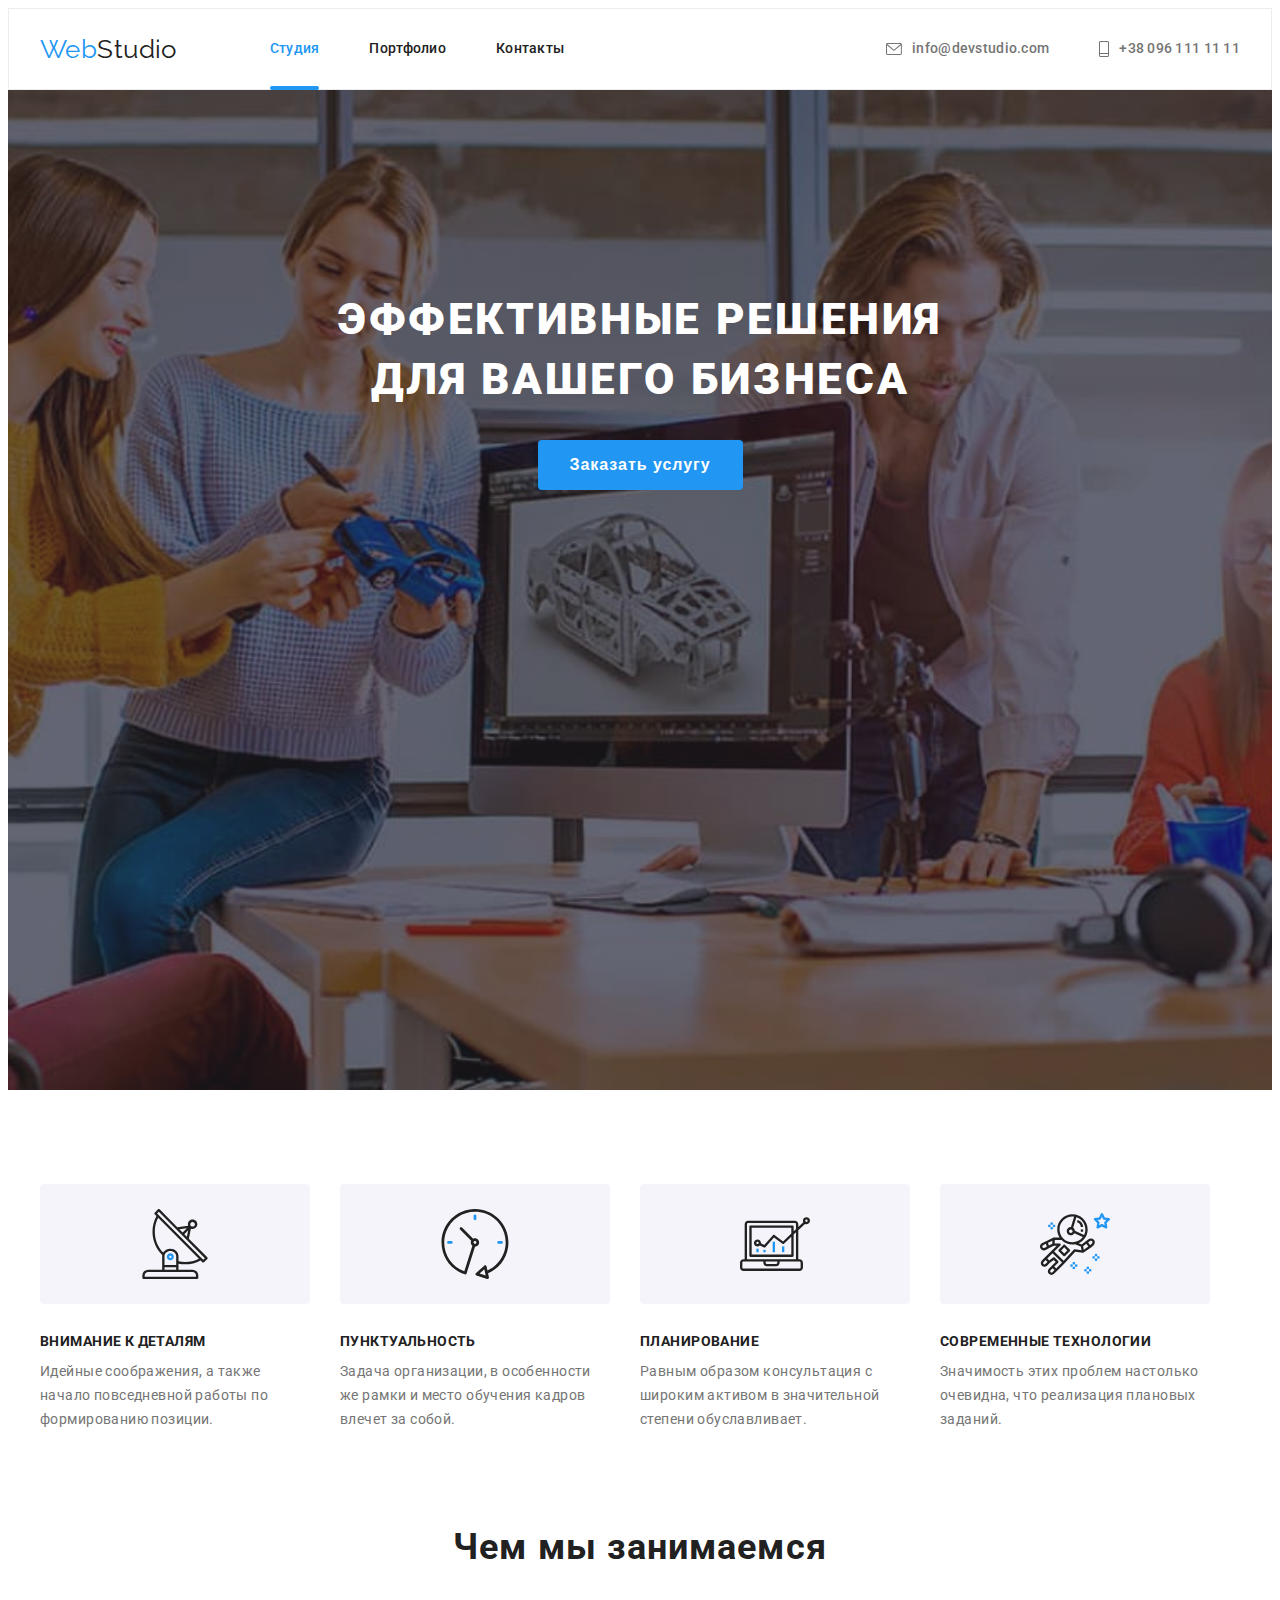
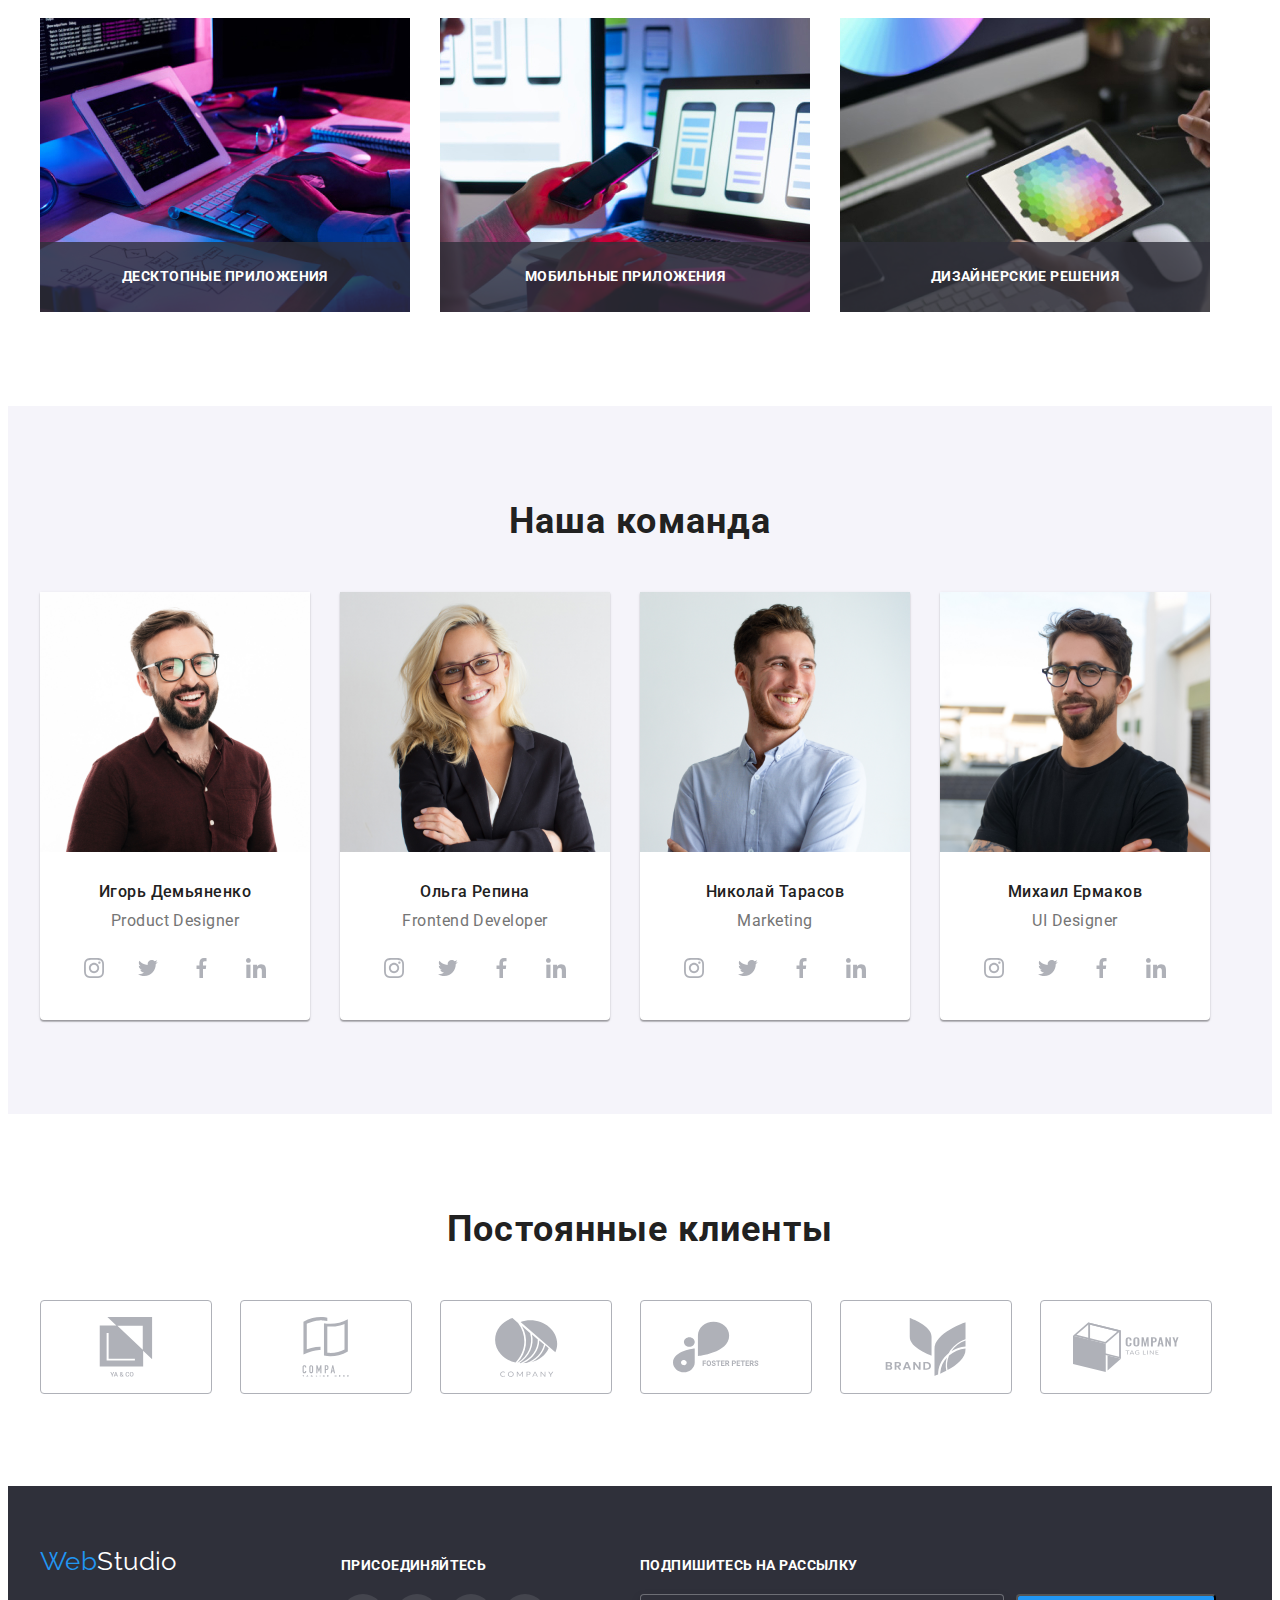
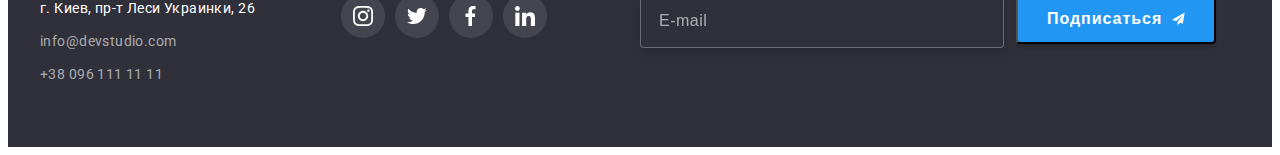
<file: index.html>
<!DOCTYPE html>
<html lang="ru">

<head>
    <meta charset="UTF-8" />
    <meta name="viewport" content="width=device-width, initial-scale=1.0" />
    <title>Studio</title>
    <link rel="stylesheet" href="https://cdnjs.cloudflare.com/ajax/libs/modern-normalize/1.1.0/modern-normalize.min.css"
        integrity="sha512-wpPYUAdjBVSE4KJnH1VR1HeZfpl1ub8YT/NKx4PuQ5NmX2tKuGu6U/JRp5y+Y8XG2tV+wKQpNHVUX03MfMFn9Q=="
        crossorigin="anonymous" referrerpolicy="no-referrer" />
    <link href="https://fonts.googleapis.com/css2?family=Raleway:wght@700&family=Roboto:wght@400;500;700;900&display=swap"
        rel="stylesheet">
    <link rel="stylesheet" href="./css/style.css"/>
</head>

<body>
    <!-- Шапка сайта -->
    <header>
        <div class="container nav">
            <nav class="main-nav">
                <a href="./index.html" class="logo"><span class="logo-web">Web</span>Studio</a>
                <ul class="site-nav">
                    <li class="site-nav-item"><a href="./index.html" class="site-nav-link current">Студия</a></li>
                    <li class="site-nav-item"><a href="./portfolio.html" class="site-nav-link">Портфолио</a></li>
                    <li class="site-nav-item"><a href="" class="site-nav-link">Контакты</a></li>
                </ul>
            </nav>
            <ul class="contacts-nav">
                <li class="contacts-nav-item"><a href="mailto:info@devstudio.com" class="contacts-nav-link">
                    <svg class="icon-mail" width="16" height="12">
                    <use href="./img/symbol-defs.svg#icon-mail"></use>
                    </svg>info@devstudio.com</a></li>
                <li class="contacts-nav-item"><a href="tel:+380961111111" class="contacts-nav-link">
                    <svg class="icon-tel" width="10" height="16">
                    <use href="./img/symbol-defs.svg#icon-tel"></use>
                </svg>+38 096 111 11 11</a></li>
            </ul>
        </div>
    </header>
            <main>
                <!-- Герой -->
                <section class="hero">
                    <div class="container">
                        <h1 class="hero-title">Эффективные решения для вашего бизнеса</h1>
                        <button type="button" class="button hero-button" data-modal-open>Заказать услугу</button>
                        <div class="backdrop is-hidden" data-modal>
                            <div class="modal">                                
                                    <button class="button-close" data-modal-close><svg class="icon-Vector" width="11" height="11">
                                            <use href="./img/symbol-defs.svg#icon-Vector"></use>
                                        </svg></button>                                
                                <form action="#" class="form">
                                    <p class="title-modal">Оставьте свои данные, мы вам перезвоним</p>
                                        <label class="form-field">
                                            <span class="form-name">Имя</span>                                            
                                            <input class="form-input" type="text" name="name"/>
                                            <svg class="form-icon" width="18" height="18">
                                                <use href="./img/symbol-defs.svg#icon-person-black"></use>
                                            </svg>
                                        </label>                                  
                                        <label class="form-field">
                                            <span class="form-name">Телефон</span>
                                            <input class="form-input" type="tel" name="tel" />
                                            <svg class="form-icon" width="18" height="18">
                                                <use href="./img/symbol-defs.svg#icon-blacktel"></use>
                                            </svg>
                                        </label>                                                                       
                                        <label class="form-field">
                                            <span class="form-name">Почта</span>                                            
                                            <input class="form-input" type="email" name="email" />
                                            <svg class="form-icon" width="18" height="18">
                                                <use href="./img/symbol-defs.svg#icon-blackmail"></use>
                                            </svg>
                                        </label>                                
                                        <label class="form-comment">
                                            <span class="form-name">Комментарий</span>
                                            <textarea class="textarea" name="comment" placeholder="Введите текст"></textarea>
                                        </label>                                   
                                        <label class="form-check">
                                            <input class="checkbox" type="checkbox" name="policy" />
                                            <span class="icon-check"></span>
                                            <span>Соглашаюсь с рассылкой и принимаю <a href="" class="form-contract">Условия договора</a></span>
                                        </label>
                                                                
                                    <button type="submit" class="form-button">Отправить</button>
                                </form>                           
                            </div>
                        </div>
                        </div>
                    </div>
                </section>
                <!-- Преимущества -->
                <section class="section">
                    <div class="container">
                        <h2 class="visually-hidden">Преимущества</h2>
                        <ul class="feature">
                            <li class= "feature-item">
                                <div class="antenna">
                                    <svg class="icon-antenna">
                                        <use href="./img/symbol-defs.svg#icon-antenna"></use>
                                    </svg>
                                </div>
                                <h3 class="feature-title">Внимание к деталям</h3>
                                <p>
                                    Идейные соображения, а также начало повседневной работы по формированию позиции.
                                </p>
                            </li>
                            <li class= "feature-item">
                                <div class="clock">
                                    <svg class="icon-clock">
                                        <use href="./img/symbol-defs.svg#icon-clock"></use>
                                    </svg>
                                </div>
                                <h3 class="feature-title">Пунктуальность</h3>
                                <p>
                                    Задача организации, в особенности же рамки и место обучения кадров влечет за собой.
                                </p>
                            </li>
                            <li class= "feature-item">
                                <div class="diagram">
                                    <svg class="icon-diagram">
                                        <use href="./img/symbol-defs.svg#icon-diagram"></use>
                                    </svg>
                                </div>
                                <h3 class="feature-title">Планирование</h3>
                                <p>
                                    Равным образом консультация с широким активом в значительной степени обуславливает.
                                </p>
                            </li>
                            <li class= "feature-item">
                                <div class="astronaut">
                                    <svg class="icon-astronaut">
                                        <use href="./img/symbol-defs.svg#icon-astronaut"></use>
                                    </svg>
                                </div>
                                <h3 class="feature-title">Современные технологии</h3>
                                <p>
                                    Значимость этих проблем настолько очевидна, что реализация плановых заданий.
                                </p>
                            </li>
                        </ul>
                    </div>
                </section>
                <!-- Примеры работ -->
                <section class="section no-padding-top">
                    <div class="container">
                        <h2 class="section-title">Чем мы занимаемся</h2>
                        <ul class="work-list">
                            <li class="work-item">
                                <img src="./img/img.jpg" alt="Компьютер" width="370" />
                                <div class="work-name">
                                    <p class="work-text">Десктопные приложения</p>
                                </div>
                            </li>
                            <li class="work-item">
                                <img src="./img/img(1).jpg" alt="Телефон" width="370" />
                                <div class="work-name">
                                    <p class="work-text">Мобильные приложения</p>
                                </div>
                            </li>
                            <li class="work-item">
                                <img src="./img/img(2).jpg" alt="Планшет" width="370" />
                                <div class="work-name">
                                    <p class="work-text">Дизайнерские решения</p>
                                </div>
                            </li>
                        </ul>
                    </div>
                </section>
                <!-- Наша команда -->
                <section class="section team-section">
                    <div class="container">
                        <h2 class="section-title">Наша команда</h2>
                        <ul class="team">
                            <li class="team-item">
                                <img src="./img/img(3).jpg" alt="Игорь Демьяненко" width="270" />
                                <div class="team-name">
                                    <h3 class="team-title">Игорь Демьяненко</h3>
                                    <p class="team-text">Product Designer</p>
                                    <ul class="icons">
                                        <li class="icons-item">
                                            <a href="" class="icon-link"><svg class="icon-svg" width="20" height="20">
                                                <use href="./img/symbol-defs.svg#icon-instagram"></use>
                                            </svg></a>
                                        </li>
                                        <li class="icons-item">
                                            <a href="" class="icon-link"><svg class="icon-svg" width="20" height="20">
                                                    <use href="./img/symbol-defs.svg#icon-twitter"></use>
                                                </svg></a>
                                        </li>
                                        <li class="icons-item">
                                            <a href="" class="icon-link"><svg class="icon-svg" width="20" height="20">
                                                    <use href="./img/symbol-defs.svg#icon-facebook"></use>
                                                </svg></a>
                                        </li>
                                        <li class="icons-item">
                                            <a href="" class="icon-link"><svg class="icon-svg" width="20" height="20">
                                                    <use href="./img/symbol-defs.svg#icon-linkedin"></use>
                                                </svg></a>
                                        </li>
                                    </ul>
                                </div>
                            </li>
                            <li class="team-item">
                                <img src="./img/img(4).jpg" alt="Ольга Репина" width="270" />
                                <div class="team-name">
                                    <h3 class="team-title">Ольга Репина</h3>
                                    <p class="team-text">Frontend Developer</p>
                                    <ul class="icons">
                                        <li class="icons-item">
                                            <a href="" class="icon-link"><svg class="icon-svg" width="20" height="20">
                                                    <use href="./img/symbol-defs.svg#icon-instagram"></use>
                                                </svg></a>
                                        </li>
                                        <li class="icons-item">
                                            <a href="" class="icon-link"><svg class="icon-svg" width="20" height="20">
                                                    <use href="./img/symbol-defs.svg#icon-twitter"></use>
                                                </svg></a>
                                        </li>
                                        <li class="icons-item">
                                            <a href="" class="icon-link"><svg class="icon-svg" width="20" height="20">
                                                    <use href="./img/symbol-defs.svg#icon-facebook"></use>
                                                </svg></a>
                                        </li>
                                        <li class="icons-item">
                                            <a href="" class="icon-link"><svg class="icon-svg" width="20" height="20">
                                                    <use href="./img/symbol-defs.svg#icon-linkedin"></use>
                                                </svg></a>
                                        </li>
                                    </ul>
                                </div>
                            </li>
                            <li class="team-item">
                                <img src="./img/img(5).jpg" alt="Николай Тарасов" width="270" />
                                <div class="team-name">
                                    <h3 class="team-title">Николай Тарасов</h3>
                                    <p class="team-text">Marketing</p>
                                    <ul class="icons">
                                        <li class="icons-item">
                                            <a href="" class="icon-link"><svg class="icon-svg" width="20" height="20">
                                                    <use href="./img/symbol-defs.svg#icon-instagram"></use>
                                                </svg></a>
                                        </li>
                                        <li class="icons-item">
                                            <a href="" class="icon-link"><svg class="icon-svg" width="20" height="20">
                                                    <use href="./img/symbol-defs.svg#icon-twitter"></use>
                                                </svg></a>
                                        </li>
                                        <li class="icons-item">
                                            <a href="" class="icon-link"><svg class="icon-svg" width="20" height="20">
                                                    <use href="./img/symbol-defs.svg#icon-facebook"></use>
                                                </svg></a>
                                        </li>
                                        <li class="icons-item">
                                            <a href="" class="icon-link"><svg class="icon-svg" width="20" height="20">
                                                    <use href="./img/symbol-defs.svg#icon-linkedin"></use>
                                                </svg></a>
                                        </li>
                                    </ul>
                                </div>
                            </li>
                            <li class="team-item">
                                <img src="./img/img(6).jpg" alt="Михаил Ермаков" width="270" />
                                <div class="team-name">
                                    <h3 class="team-title">Михаил Ермаков</h3>
                                    <p class="team-text">UI Designer</p>
                                    <ul class="icons">
                                        <li class="icons-item">
                                            <a href="" class="icon-link"><svg class="icon-svg" width="20" height="20">
                                                    <use href="./img/symbol-defs.svg#icon-instagram"></use>
                                                </svg></a>
                                        </li>
                                        <li class="icons-item">
                                            <a href="" class="icon-link"><svg class="icon-svg" width="20" height="20">
                                                    <use href="./img/symbol-defs.svg#icon-twitter"></use>
                                                </svg></a>
                                        </li>
                                        <li class="icons-item">
                                            <a href="" class="icon-link"><svg class="icon-svg" width="20" height="20">
                                                    <use href="./img/symbol-defs.svg#icon-facebook"></use>
                                                </svg></a>
                                        </li>
                                        <li class="icons-item">
                                            <a href="" class="icon-link"><svg class="icon-svg" width="20" height="20">
                                                    <use href="./img/symbol-defs.svg#icon-linkedin"></use>
                                                </svg></a>
                                        </li>
                                    </ul>
                                </div>
                            </li>
                        </ul>
                    </div>
                </section>
                <!--Постоянные клиенты-->
                <section class="section">
                    <div class="container">
                        <h2 class="section-title">Постоянные клиенты</h2>
                        <ul class="clients">
                            <li class="clients-item">
                                <a href="" class="client-company"><svg class="client" width="106" height="60">
                                        <use href="./img/symbol-defs.svg#icon-company1"></use>
                                    </svg></a>
                            </li>
                            <li class="clients-item">
                                <a href="" class="client-company"><svg class="client" width="106" height="60">
                                        <use href="./img/symbol-defs.svg#icon-company2"></use>
                                    </svg></a>
                            </li>
                            <li class="clients-item">
                                <a href="" class="client-company"><svg class="client" width="106" height="60">
                                        <use href="./img/symbol-defs.svg#icon-company3"></use>
                                    </svg></a>
                            </li>
                            <li class="clients-item">
                                <a href="" class="client-company"><svg class="client" width="106" height="60">
                                        <use href="./img/symbol-defs.svg#icon-company4"></use>
                                    </svg></a>
                            </li>
                            <li class="clients-item">
                                <a href="" class="client-company"><svg class="client" width="106" height="60">
                                        <use href="./img/symbol-defs.svg#icon-company5"></use>
                                    </svg></a>
                            </li>
                            <li class="clients-item">
                                <a href="" class="client-company"><svg class="client" width="106" height="60">
                                        <use href="./img/symbol-defs.svg#icon-company6"></use>
                                    </svg></a>
                            </li>
                        </ul>
                    </div>
                </section>
            </main>
            <!-- Футер -->
            <footer>
                <div class="container container-footer">
                    <div class="address">
                    <a href="./index.html" class="logo-footer"><span class="logo-web">Web</span>Studio</a>
                    <address>
                        <ul>
                            <li class="item-address"><a href="https://goo.gl/maps/Y731SHwb4K6uivzs8" target="_blank" rel="noreferrer noopener"
                                    class="list-address">г. Киев, пр-т Леси Украинки, 26</a></li>
                            <li class="item-link"><a href="mailto:info@devstudio.com" class="footer-link">info@devstudio.com</a></li>
                            <li class="item-link"><a href="tel:+380961111111" class="footer-link">+38 096 111 11 11</a></li>
                        </ul>
                    </address>
                    </div>
                    <div>
                    <h3 class="add-title">Присоединяйтесь</h3>
                    <ul class="icons-footer">
                        <li class="icons-add">
                            <a href="" class="add-link"><svg class="add-svg" width="20" height="20">
                                    <use href="./img/symbol-defs.svg#icon-instagram"></use>
                                </svg></a>
                        </li>
                        <li class="icons-add">
                            <a href="" class="add-link"><svg class="add-svg" width="20" height="20">
                                    <use href="./img/symbol-defs.svg#icon-twitter"></use>
                                </svg></a>
                        </li>
                        <li class="icons-add">
                            <a href="" class="add-link"><svg class="add-svg" width="20" height="20">
                                    <use href="./img/symbol-defs.svg#icon-facebook"></use>
                                </svg></a>
                        </li>
                        <li class="icons-add">
                            <a href="" class="add-link"><svg class="add-svg" width="20" height="20">
                                    <use href="./img/symbol-defs.svg#icon-linkedin"></use>
                                </svg></a>
                        </li>
                    </ul>
                    </div>
                    <div class="send">
                        <h3 class="add-title">Подпишитесь на рассылку</h3>
                        <form class="form-email">
                            <label>
                                <input class="email" type="email" name="email" placeholder="E-mail" />
                            </label>
                            <button type="submit" class="button-mailing">Подписаться <svg class="send-svg" width="24" height="24">
                                <use href="./img/symbol-defs.svg#icon-send"></use>
                            </svg></button>
                        </form>                        
                    </div>
                </div>
            </footer>             
    <script src="./js/modal.js"></script>
</body>
</html>
</file>
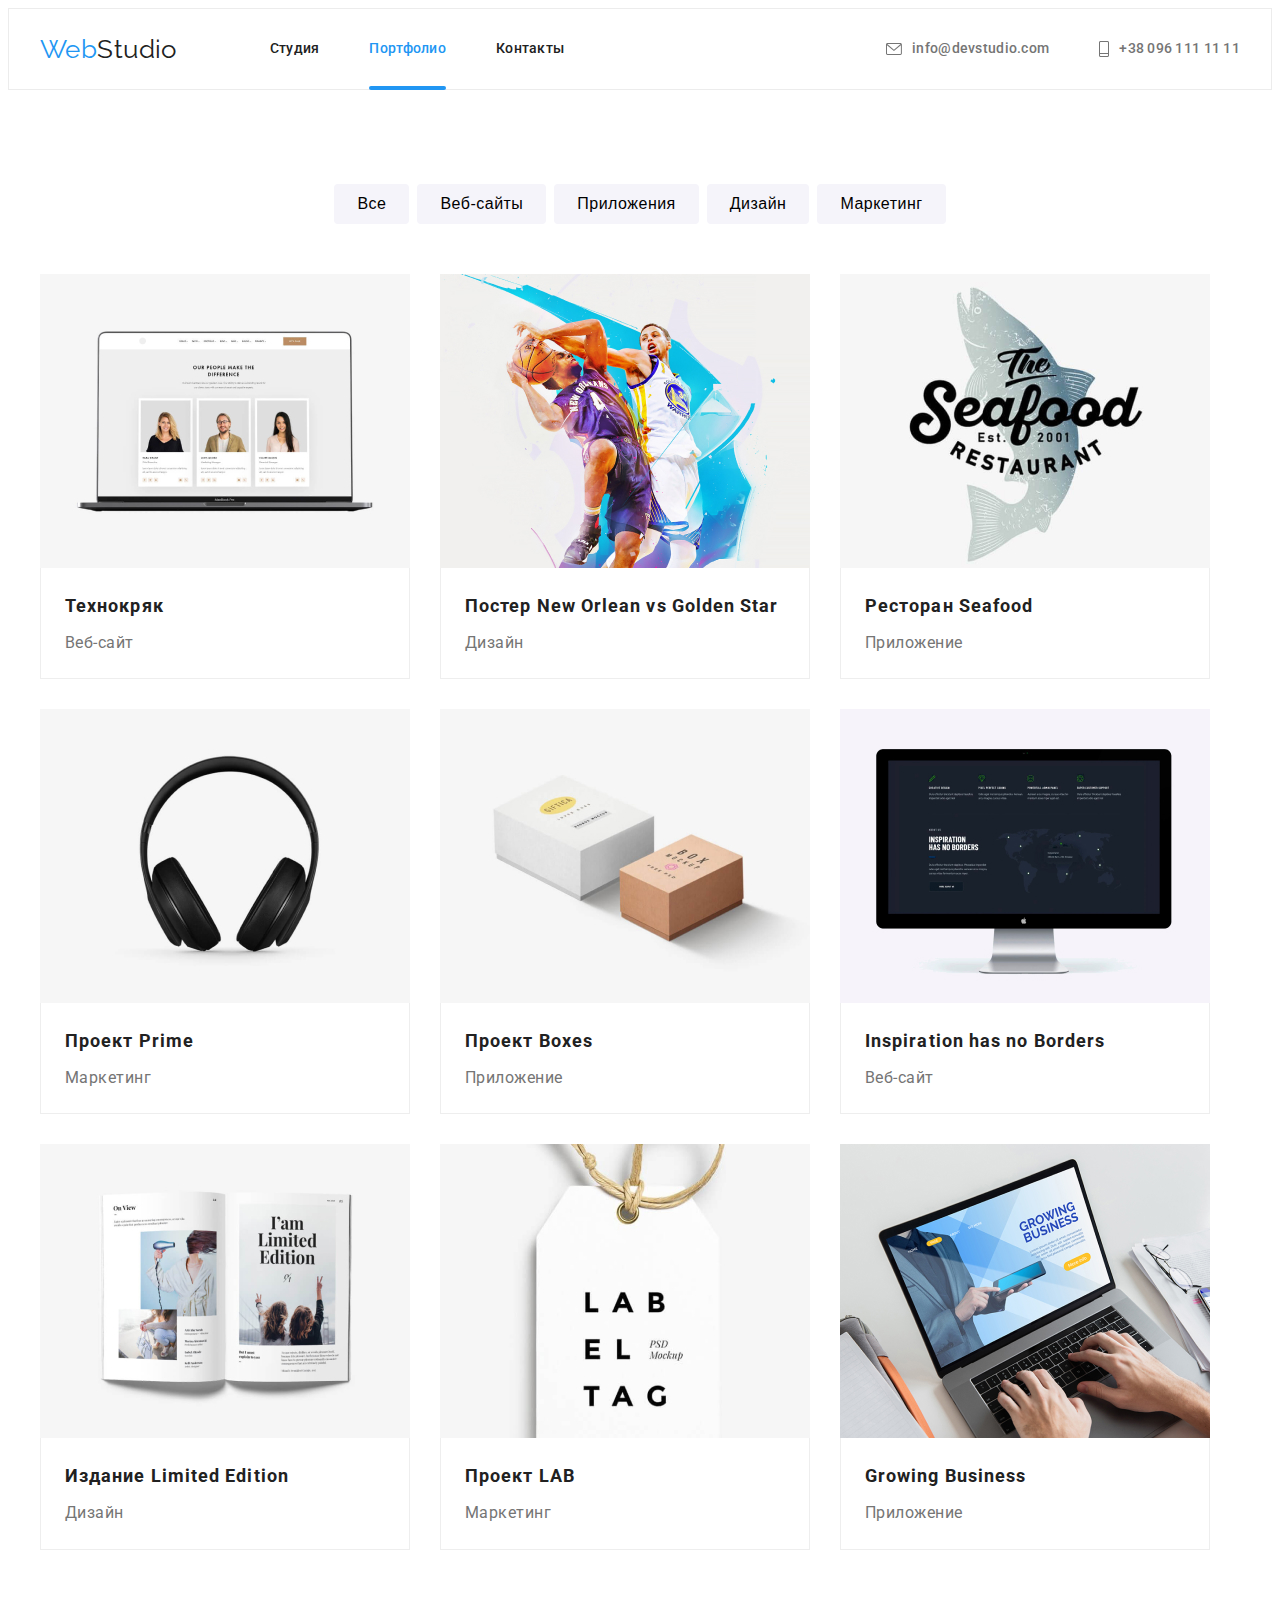
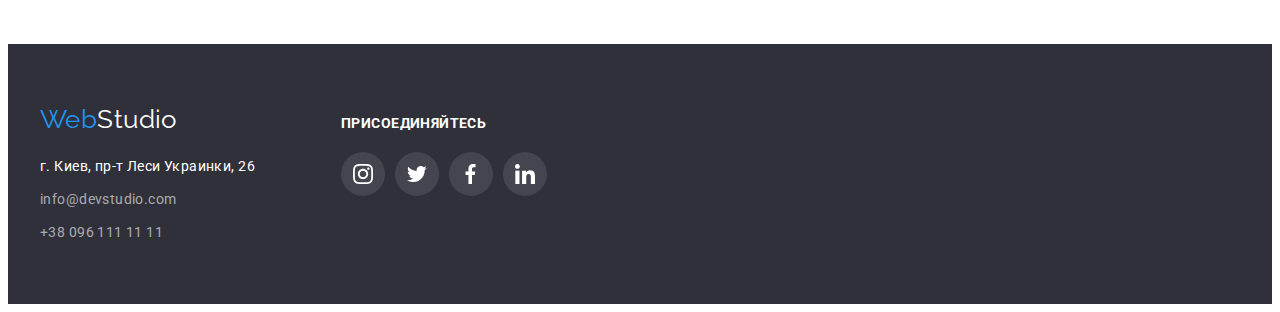
<file: portfolio.html>
<!DOCTYPE html>
<html lang="ru">

<head>
    <meta charset="UTF-8" />
    <meta name="viewport" content="width=device-width, initial-scale=1.0" />
    <title>Studio</title>
    <link rel="stylesheet" href="https://cdnjs.cloudflare.com/ajax/libs/modern-normalize/1.1.0/modern-normalize.min.css"
        integrity="sha512-wpPYUAdjBVSE4KJnH1VR1HeZfpl1ub8YT/NKx4PuQ5NmX2tKuGu6U/JRp5y+Y8XG2tV+wKQpNHVUX03MfMFn9Q=="
        crossorigin="anonymous" referrerpolicy="no-referrer" />
    <link href="https://fonts.googleapis.com/css2?family=Raleway:wght@700&family=Roboto:wght@400;500;700;900&display=swap"
        rel="stylesheet">
            <link rel="stylesheet" href="./css/style.css" />
</head>

<body>
    <!-- Шапка сайта -->
    <header>
        <div class="container nav">
            <nav class="main-nav">
                <a href="./index.html" class="logo"><span class="logo-web">Web</span>Studio</a>
                <ul class="site-nav">
                    <li class="site-nav-item"><a href="./index.html" class="site-nav-link">Студия</a></li>
                    <li class="site-nav-item"><a href="./portfolio.html" class="site-nav-link current">Портфолио</a></li>
                    <li class="site-nav-item"><a href="" class="site-nav-link">Контакты</a></li>
                </ul>
            </nav>
            <ul class="contacts-nav">
                <li class="contacts-nav-item"><a href="mailto:info@devstudio.com" class="contacts-nav-link">
                        <svg class="icon-mail" width="16" height="12">
                            <use href="./img/symbol-defs.svg#icon-mail"></use>
                        </svg>info@devstudio.com</a></li>
                <li class="contacts-nav-item"><a href="tel:+380961111111" class="contacts-nav-link">
                        <svg class="icon-tel" width="10" height="16">
                            <use href="./img/symbol-defs.svg#icon-tel"></use>
                        </svg>+38 096 111 11 11</a></li>
            </ul>
        </div>
    </header>
    <main>
        <!-- Услуги -->
        <section class="section">
            <div class="container">
                <h1 class="visually-hidden">Услуги</h1>
                <ul class="services">
                    <li class="services-item"><button type="button" class="button-services">Все</button></li>
                    <li class="services-item"><button type="button" class="button-services">Веб-сайты</button></li>
                    <li class="services-item"><button type="button" class="button-services">Приложения</button></li>
                    <li class="services-item"><button type="button" class="button-services">Дизайн</button></li>
                    <li class="services-item"><button type="button" class="button-services">Маркетинг</button></li>
                </ul>
                <!-- Проэкты -->
                <ul class="projects">
                    <li class="projects-item">
                        <a href="" class="projects-link">
                            <div class="project-overlay">
                                <img src="./img/Tehno.jpg" alt="Технокряк" width="370" />
                                <div class="projects-actions">
                                    <p class="text-actions">Технокряк это современная площадка распространения коронавируса. Компании используют эту
                                        платформу для цифрового
                                        шпионажа и атак на защищённые сервера конкурентов.</p>
                                </div>
                            </div>
                            <div class="projects-title">
                                <h2 class="projects-name">Технокряк</h2>
                                <p class="projects-service">Веб-сайт</p>
                            </div>
                        </a>
                    </li>
                    <li class="projects-item">
                        <a href="" class="projects-link">
                            <div class="project-overlay">
                                <img src="./img/New-Orlean.jpg" alt="Постер New Orlean vs Golden Star" width="370" />
                                <div class="projects-actions">
                                    <p class="text-actions">Технокряк это современная площадка распространения коронавируса. Компании используют эту
                                        платформу для цифрового
                                        шпионажа и атак на защищённые сервера конкурентов.</p>
                                </div>
                            </div>
                            <div class="projects-title">
                                <h2 class="projects-name">Постер New Orlean vs Golden Star</h2>
                                <p class="projects-service">Дизайн</p>
                            </div>
                        </a>
                    </li>
                    <li class="projects-item">
                        <a href="" class="projects-link">
                            <div class="project-overlay">
                                <img src="./img/Seafood.jpg" alt="Ресторан Seafood" width="370" />
                                <div class="projects-actions">
                                    <p class="text-actions">Технокряк это современная площадка распространения коронавируса. Компании используют эту
                                        платформу для цифрового
                                        шпионажа и атак на защищённые сервера конкурентов.</p>
                                </div>
                            </div>
                            <div class="projects-title">
                                <h2 class="projects-name">Ресторан Seafood</h2>
                                <p class="projects-service">Приложение</p>
                            </div>
                        </a>
                    </li>
                    <li class="projects-item">
                        <a href="" class="projects-link">
                            <div class="project-overlay">
                                <img src="./img/Prime.jpg" alt="Проект Prime" width="370" />
                                <div class="projects-actions">
                                    <p class="text-actions">Технокряк это современная площадка распространения коронавируса. Компании используют эту
                                        платформу для цифрового
                                        шпионажа и атак на защищённые сервера конкурентов.</p>
                                </div>
                            </div>
                            <div class="projects-title">
                                <h2 class="projects-name">Проект Prime</h2>
                                <p class="projects-service">Маркетинг</p>
                            </div>
                        </a>
                    </li>
                    <li class="projects-item">
                        <a href="" class="projects-link">
                            <div class="project-overlay">
                                <img src="./img/Boxes.jpg" alt="Проект Boxes" width="370" />
                                <div class="projects-actions">
                                    <p class="text-actions">Технокряк это современная площадка распространения коронавируса. Компании используют эту
                                        платформу для цифрового
                                        шпионажа и атак на защищённые сервера конкурентов.</p>
                                </div>
                            </div>
                            <div class="projects-title">
                                <h2 class="projects-name">Проект Boxes</h2>
                                <p class="projects-service">Приложение</p>
                            </div>
                        </a>
                    </li>
                    <li class="projects-item">
                        <a href="" class="projects-link">
                            <div class="project-overlay">
                                <img src="./img/no-Borders.jpg" alt="Inspiration has no Borders" width="370" />
                                <div class="projects-actions">
                                    <p class="text-actions">Технокряк это современная площадка распространения коронавируса. Компании используют эту
                                        платформу для цифрового
                                        шпионажа и атак на защищённые сервера конкурентов.</p>
                                </div>
                            </div>
                            <div class="projects-title">
                                <h2 class="projects-name">Inspiration has no Borders</h2>
                                <p class="projects-service">Веб-сайт</p>
                            </div>
                        </a>
                    </li>
                    <li class="projects-item">
                        <a href="" class="projects-link">
                            <div class="project-overlay">
                                <img src="./img/Limited-Edition.jpg" alt="Издание Limited Edition" width="370" />
                                <div class="projects-actions">
                                    <p class="text-actions">Технокряк это современная площадка распространения коронавируса. Компании используют эту
                                        платформу для цифрового
                                        шпионажа и атак на защищённые сервера конкурентов.</p>
                                </div>
                            </div>
                            <div class="projects-title">
                                <h2 class="projects-name">Издание Limited Edition</h2>
                                <p class="projects-service">Дизайн</p>
                            </div>
                        </a>
                    </li>
                    <li class="projects-item">
                        <a href="" class="projects-link">
                            <div class="project-overlay">
                                <img src="./img/LAB.jpg" alt="Проект LAB" width="370" />
                                <div class="projects-actions">
                                    <p class="text-actions">Технокряк это современная площадка распространения коронавируса. Компании используют эту
                                        платформу для цифрового
                                        шпионажа и атак на защищённые сервера конкурентов.</p>
                                </div>
                            </div>
                            <div class="projects-title">
                                <h2 class="projects-name">Проект LAB</h2>
                                <p class="projects-service">Маркетинг</p>
                            </div>
                        </a>
                    </li>
                    <li class="projects-item">
                        <a href="" class="projects-link">
                            <div class="project-overlay">
                                <img src="./img/GrowingBusiness.jpg" alt="Growing Business" width="370" />
                                <div class="projects-actions">
                                    <p class="text-actions">Технокряк это современная площадка распространения коронавируса. Компании используют эту
                                        платформу для цифрового
                                        шпионажа и атак на защищённые сервера конкурентов.</p>
                                </div>
                            </div>
                            <div class="projects-title">
                                <h2 class="projects-name">Growing Business</h2>
                                <p class="projects-service">Приложение</p>
                            </div>
                        </a>
                    </li>
                </ul>
            </div>
        </section>
    </main>
    <!-- Футер -->
    <footer>
        <div class="container container-footer">
            <div class="address">
                <a href="./index.html" class="logo-footer"><span class="logo-web">Web</span>Studio</a>
                <address>
                    <ul>
                        <li class="item-address"><a href="https://goo.gl/maps/Y731SHwb4K6uivzs8" target="_blank"
                                rel="noreferrer noopener" class="list-address">г. Киев, пр-т Леси Украинки, 26</a></li>
                        <li class="item-link"><a href="mailto:info@devstudio.com" class="footer-link">info@devstudio.com</a>
                        </li>
                        <li class="item-link"><a href="tel:+380961111111" class="footer-link">+38 096 111 11 11</a></li>
                    </ul>
                </address>
            </div>
            <div>
                <h3 class="add-title">Присоединяйтесь</h3>
                <ul class="icons-footer">
                    <li class="icons-add">
                        <a href="" class="add-link"><svg class="add-svg" width="20" height="20">
                                <use href="./img/symbol-defs.svg#icon-instagram"></use>
                            </svg></a>
                    </li>
                    <li class="icons-add">
                        <a href="" class="add-link"><svg class="add-svg" width="20" height="20">
                                <use href="./img/symbol-defs.svg#icon-twitter"></use>
                            </svg></a>
                    </li>
                    <li class="icons-add">
                        <a href="" class="add-link"><svg class="add-svg" width="20" height="20">
                                <use href="./img/symbol-defs.svg#icon-facebook"></use>
                            </svg></a>
                    </li>
                    <li class="icons-add">
                        <a href="" class="add-link"><svg class="add-svg" width="20" height="20">
                                <use href="./img/symbol-defs.svg#icon-linkedin"></use>
                            </svg></a>
                    </li>
                </ul>
            </div>
        </div>
    </footer>

</body>

</html>
</file>
<file: css/style.css>
:root {
  --primery-text-color: #757575;
  --title-text-color: #212121;
  --acent-color: #2196f3;
  --primary-white-color: #ffffff;
  --secondary-text-color: #2f303a;
  --color-footer-link: rgba(255, 255, 255, 0.6);
  --secondary-bgc: #f5f4fa;
}
body {
  color: var(--primery-text-color);
  background: var(--primary-white-color);
  font-family: Roboto, sans-serif;
  letter-spacing: 0.03em;
  font-size: 14px;
  line-height: 1.71;
}

.container {
  width: 1200px;
  padding-left: 15px;
  padding-right: 15px;
  margin-right: auto;
  margin-left: auto;
}

ul {
  list-style: none;
  padding: 0;
  margin: 0;
}
p {
  margin: 0;
}
a {
  text-decoration: none;
}
.visually-hidden {
  position: absolute;
  white-space: nowrap;
  width: 1px;
  height: 1px;
  overflow: hidden;
  border: 0;
  padding: 0;
  clip: rect(0 0 0 0);
  clip-path: inset(50%);
  margin: -1px;
}

/********NAV*********/
header {
  border: 1px solid #ececec;
}
.nav {
  display: flex;
  align-items: center;
}
.main-nav {
  display: flex;
  align-items: center;
}
.site-nav {
  display: flex;
  align-items: center;
  margin-left: 93px;
}
.contacts-nav-item:not(:last-child),
.site-nav-item:not(:last-child) {
  margin-right: 50px;
}

.site-nav-link {
  display: block;
  padding-top: 32px;
  padding-bottom: 32px;
  color: var(--title-text-color);
  font-weight: 500;
  line-height: 1.14;
  letter-spacing: 0.02em;
  text-decoration: none;

  transition-property: color;
  transition-duration: 250ms;
  transition-timing-function: cubic-bezier(0.4, 0, 0.2, 1);
}
.site-nav-link.current {
  color: var(--acent-color);
  position: relative;
}
.site-nav-link.current::after {
  content: "";
  position: absolute;
  left: 0;
  bottom: -1px;
  display: block;
  width: 100%;
  height: 4px;
  background: var(--acent-color);
  border-radius: 2px;
}

.contacts-nav {
  display: flex;
  margin-left: auto;
}
.contacts-nav-link {
  display: flex;
  align-items: center;
  color: var(--primery-text-color);
  font-weight: 500;
  line-height: 1.14;
  letter-spacing: 0.02em;
  text-decoration: none;

  transition-property: color;
  transition-duration: 250ms;
  transition-timing-function: cubic-bezier(0.4, 0, 0.2, 1);
}
.icon-tel,
.icon-mail {
  margin-right: 10px;
  fill: currentcolor;
}

.site-nav-link:hover,
.site-nav-link:focus,
.contacts-nav-link:hover,
.contacts-nav-link:focus,
.list-address:hover,
.list-address:focus,
.footer-link:hover,
.footer-link:focus {
  color: var(--acent-color);
}

/*logo*/

.logo {
  color: var(--title-text-color);
  font-family: Raleway, sans-serif;
  font-size: 26px;
  line-height: 1.19;
  text-decoration: none;
}
.logo-footer {
  color: var(--primary-white-color);
  font-family: Raleway, sans-serif;
  font-size: 26px;
  line-height: 1.19;
  text-decoration: none;
}
.logo-web {
  color: var(--acent-color);
}
/*********Hero*******/
.hero {
  background-color: var(--secondary-text-color);
  text-align: center;
  padding: 200px 0;

  max-width: 1600px;
  height: 600px;
  margin-left: auto;
  margin-right: auto;
  background-image: linear-gradient(
      to right,
      rgba(47, 48, 58, 0.4),
      rgba(47, 48, 58, 0.4)
    ),
    url("../img/Img\(7\).jpg");
  background-repeat: no-repeat;
  background-position: center;
  background-size: cover;
}
.hero-title {
  color: var(--primary-white-color);
  font-weight: 900;
  font-size: 44px;
  line-height: 1.36;
  text-align: center;
  letter-spacing: 0.06em;
  text-transform: uppercase;

  width: 696px;
  margin: 0 auto 30px;
}
.backdrop {
  opacity: 1;
  position: fixed;
  top: 0;
  left: 0;
  width: 100%;
  height: 100%;
  background: rgba(0, 0, 0, 0.2);
  z-index: 5;
  transition: opacity 250ms cubic-bezier(0.4, 0, 0.2, 1);
}
.backdrop.is-hidden {
  opacity: 0;
  pointer-events: none;
}
.modal {
  position: absolute;
  top: 50%;
  left: 50%;
  transform: translate(-50%, -50%);

  width: 528px;
  height: 581px;
  background: #ffffff;
  box-shadow: 0px 1px 3px rgba(0, 0, 0, 0.12), 0px 1px 1px rgba(0, 0, 0, 0.14),
    0px 2px 1px rgba(0, 0, 0, 0.2);
  border-radius: 4px;
  transition: transform 250ms cubic-bezier(0.4, 0, 0.2, 1);
}
.form {
  padding: 40px;
}
.form-field {
  position: relative;
  display: flex;
  flex-direction: column;
  margin-bottom: 10px;
  color: var(--title-text-color);
}
.form-input {
  height: 40px;
  border: 1px solid rgba(33, 33, 33, 0.2);
  border-radius: 4px;
  cursor: pointer;
  outline: none;
  padding-right: 10px;
  padding-left: 42px;

  transition-property: color;
  transition-duration: 250ms;
  transition-timing-function: cubic-bezier(0.4, 0, 0.2, 1);
}
.form-icon {
  position: absolute;
  top: 50%;
  left: 15px;
  fill: currentcolor;

  transition-property: color;
  transition-duration: 250ms;
  transition-timing-function: cubic-bezier(0.4, 0, 0.2, 1);
}
.textarea {
  outline: none;

  transition-property: border;
  transition-duration: 250ms;
  transition-timing-function: cubic-bezier(0.4, 0, 0.2, 1);
}
.textarea:hover,
.textarea:focus,
.form-input:hover,
.form-input:focus {
  border: 1px solid var(--acent-color);
}
.form-input:hover ~ .form-icon,
.form-input:focus ~ .form-icon {
  color: var(--acent-color);
}

.form-comment textarea {
  margin: 0;
  padding: 12px 16px;
  height: 120px;
  border: 1px solid rgba(33, 33, 33, 0.2);
  border-radius: 4px;
  cursor: pointer;
}
.form-comment textarea::placeholder {
  font-weight: 400;
  font-size: 12px;
  line-height: 1.17;
  letter-spacing: 0.01em;
  color: rgba(117, 117, 117, 0.5);
}
.form-comment {
  display: flex;
  flex-direction: column;
  margin-bottom: 20px;
}
.form-name {
  font-weight: 400;
  font-size: 12px;
  line-height: 1.17;
  letter-spacing: 0.01em;
  color: var(--primery-text-color);
  margin-right: auto;
  margin-bottom: 4px;
}
.form-check {
  display: flex;
  justify-content: center;
  align-items: center;
}
.icon-check {
  display: inline-block;
  width: 16px;
  height: 15px;
  margin-right: 7px;
  border: 2px solid var(--title-text-color);
  border-radius: 2px;
}
.checkbox {
  appearance: none;
  position: absolute;
}
.checkbox:checked + .icon-check {
  border: 1px solid var(--acent-color);
  background-color: var(--acent-color);
  background-image: url("../img/check.svg");
  background-size: contain;
  background-position: center;
  background-origin: border-box;
}
.form-contract {
  text-decoration-skip-ink: none;
  text-decoration: underline;
  font-weight: 400;
  font-size: 14px;
  line-height: 1.71;
  letter-spacing: 0.03em;
  color: var(--acent-color);
}
.title-modal {
  margin-top: 0;
  margin-bottom: 12px;
  font-weight: 700;
  font-size: 20px;
  line-height: 1.15;
  text-align: center;
  letter-spacing: 0.03em;
  color: #212121;
}
textarea {
  resize: none;
}
.form-button {
  border: transparent;
  display: flex;
  align-items: center;
  justify-content: center;
  margin: 30px auto 0;
  width: 200px;
  height: 50px;
  background: var(--acent-color);
  box-shadow: 0px 4px 4px rgba(0, 0, 0, 0.15);
  border-radius: 4px;
  font-weight: 700;
  font-size: 16px;
  line-height: 1.88;
  color: var(--primary-white-color);
  cursor: pointer;
}

.button-close {
  position: absolute;
  display: flex;
  align-items: center;
  justify-content: center;
  top: 8px;
  right: 8px;
  width: 30px;
  height: 30px;
  color: #000000;
  background: #ffffff;
  border: 1px solid rgba(0, 0, 0, 0.1);
  border-radius: 50%;
  cursor: pointer;

  transition-property: color;
  transition-duration: 250ms;
  transition-timing-function: cubic-bezier(0.4, 0, 0.2, 1);
}
.button-close:hover,
.button-close:focus {
  color: var(--acent-color);
}
.icon-Vector {
  fill: currentColor;
}
/*button*/

.button {
  color: var(--title-text-color);
  background-color: var(--primary-white-color);
}
.hero-button {
  border: transparent;
  color: var(--primary-white-color);
  background-color: var(--acent-color);
  text-decoration: none;
  font-weight: 700;
  font-size: 16px;
  line-height: 1.9;
  letter-spacing: 0.06em;

  text-align: center;
  display: inline-block;
  padding: 10px 32px;
  min-width: 200px;
  border-radius: 4px;
  cursor: pointer;
}
/*section*/

.section-title {
  color: var(--title-text-color);
  font-weight: 700;
  font-size: 36px;
  line-height: 1.17;
  text-align: center;
  letter-spacing: 0.03em;

  margin-top: 0;
  margin-bottom: 50px;
}
.section {
  padding-top: 94px;
  padding-bottom: 94px;
}
.section.no-padding-top {
  padding-top: 0;
}

/******feature******/
.feature {
  display: flex;
}
.feature-item:not(:last-child) {
  margin-right: 30px;
}
.feature-item {
  width: 270px;
}

.feature p {
  margin-top: 0;
  margin-bottom: 0;
}
.feature-title {
  color: var(--title-text-color);
  font-weight: 700;
  font-size: 14px;
  line-height: 1.14;
  letter-spacing: 0.03em;
  text-transform: uppercase;

  margin-top: 0;
  margin-bottom: 10px;
}
.astronaut,
.diagram,
.clock,
.antenna {
  display: flex;
  align-items: center;
  justify-content: center;
  width: 270px;
  height: 120px;
  background-color: #f5f4fa;
  border-radius: 4px;
  margin-bottom: 30px;
}
.icon-astronaut,
.icon-diagram,
.icon-clock,
.icon-antenna {
  width: 70px;
  height: 70px;
}
/******work********/

.work-list {
  display: flex;
}
.work-item {
  position: relative;
}

.work-item:not(:last-child) {
  margin-right: 30px;
}
.work-name {
  display: flex;
  align-items: center;
  justify-content: center;
  position: absolute;
  bottom: 0;
  left: 0;
  width: 100%;
  height: 70px;
  background: rgba(47, 48, 58, 0.8);
}
.work-text {
  font-weight: 700;
  font-size: 14px;
  line-height: 1.14;
  letter-spacing: 0.03em;
  text-transform: uppercase;
  color: var(--primary-white-color);
}
img {
  display: block;
  max-width: 100%;
  height: auto;
}
/*******team*******/
.team-title {
  color: var(--title-text-color);
  font-weight: 500;
  font-size: 16px;
  line-height: 1.19;
  letter-spacing: 0.03em;
  margin-top: 0;
  margin-bottom: 10px;
}
.team-section {
  background-color: var(--secondary-bgc);
}

.team-text {
  font-size: 16px;
  line-height: 1.19;
  letter-spacing: 0.03em;
}
.team {
  display: flex;
}

.team-item {
  background-color: var(--primary-white-color);
  box-shadow: 0px 1px 3px rgba(0, 0, 0, 0.12), 0px 1px 1px rgba(0, 0, 0, 0.14),
    0px 2px 1px rgba(0, 0, 0, 0.2);
  border-radius: 0px 0px 4px 4px;
}
.team-item:not(:last-child) {
  margin-right: 30px;
}

.team-name {
  text-align: center;
  padding-top: 30px;
  padding-bottom: 30px;
}
.icons {
  display: flex;
  justify-content: center;
  margin-top: 16px;
}
.icons-item:not(:last-child) {
  margin-right: 10px;
}
.icons-item {
  width: 44px;
  height: 44px;
}
.icon-link {
  color: #afb1b8;
  display: flex;
  width: 100%;
  height: 100%;
  align-items: center;
  justify-content: center;
  border-radius: 50%;

  transition-property: color, background-color;
  transition-duration: 250ms, 250ms;
  transition-timing-function: cubic-bezier(0.4, 0, 0.2, 1),
    cubic-bezier(0.4, 0, 0.2, 1);
}
.icon-svg {
  fill: currentColor;
}
.icon-link:hover,
.icon-link:focus {
  background-color: var(--acent-color);
  color: var(--primary-white-color);
}
.icon-svg:hover,
.icon-svg:focus {
  fill: currentColor;
}
/********clients********/
.clients {
  display: flex;
}
.clients-item {
  width: 170px;
  height: 92px;
}
.clients-item:not(:last-child) {
  margin-right: 30px;
}

.client-company {
  color: #afb1b8;
  display: flex;
  border: 1px solid #afb1b8;
  border-radius: 4px;
  width: 100%;
  height: 100%;
  align-items: center;
  justify-content: center;

  transition-property: color, border;
  transition-duration: 250ms, 250ms;
  transition-timing-function: cubic-bezier(0.4, 0, 0.2, 1),
    cubic-bezier(0.4, 0, 0.2, 1);
}
.client {
  fill: currentColor;
}
.client-company:hover,
.client-company:focus {
  color: var(--acent-color);
  border: 1px solid var(--acent-color);
}
/*******footer*******/
.list-address {
  color: var(--primary-white-color);
  text-decoration: none;
  font-style: normal;

  transition-property: color;
  transition-duration: 250ms;
  transition-timing-function: cubic-bezier(0.4, 0, 0.2, 1);
}
.logo-footer {
  display: inline-block;
  margin-bottom: 20px;
}
.footer-link {
  color: var(--color-footer-link);
  text-decoration: none;
  font-style: normal;

  transition-property: color;
  transition-duration: 250ms;
  transition-timing-function: cubic-bezier(0.4, 0, 0.2, 1);
}
.item-link {
  margin-top: 9px;
}
.address {
  margin-right: 70px;
  width: 231px;
}
footer {
  background-color: var(--secondary-text-color);
  padding-top: 60px;
  padding-bottom: 60px;
}
/*******************ADD**********/
.container-footer {
  display: flex;
  align-items: baseline;
}
.add-title {
  margin-top: 0;
  font-weight: 700;
  font-size: 14px;
  line-height: 1.14;
  letter-spacing: 0.03em;
  text-transform: uppercase;
  color: #ffffff;
  margin-bottom: 20px;
}
.icons-footer {
  display: flex;
  width: 206px;
}

.icons-add {
  width: 44px;
  height: 44px;
}
.icons-add:not(:last-child) {
  margin-right: 10px;
}
.add-link:hover,
.add-link:focus {
  background-color: var(--acent-color);
}
.add-link {
  color: var(--primary-white-color);
  display: flex;
  width: 100%;
  height: 100%;
  align-items: center;
  justify-content: center;
  background: rgba(255, 255, 255, 0.1);
  border-radius: 50%;

  transition-property: background-color;
  transition-duration: 250ms;
  transition-timing-function: cubic-bezier(0.4, 0, 0.2, 1);
}
.add-svg {
  fill: currentColor;
}

/******send*****/
.send {
  margin-left: 93px;
}
.form-email {
  display: flex;
}
.form-email input {
  width: 358px;
  height: 50px;
  background-color: var(--secondary-text-color);
  border: 1px solid rgba(255, 255, 255, 0.3);
  filter: drop-shadow(0px 4px 4px rgba(0, 0, 0, 0.15));
  border-radius: 4px;
}
.form-email input::placeholder {
  font-weight: 400;
  font-size: 16px;
  line-height: 1.25;
  padding-left: 16px;
  display: flex;
  align-items: center;
  letter-spacing: 0.03em;
  color: rgba(255, 255, 255, 0.6);
}
.button-mailing {
  margin-left: 12px;
  width: 200px;
  height: 50px;
  padding: 10px 29px;
  background: var(--acent-color);
  box-shadow: 0px 4px 4px rgba(0, 0, 0, 0.15);
  border-radius: 4px;
  font-weight: bold;
  font-size: 16px;
  line-height: 1.88;
  display: flex;
  align-items: center;
  justify-content: center;
  letter-spacing: 0.06em;
  color: #ffffff;
}
.send-svg {
  margin-left: 10px;
}
/******portfolio******/
.projects {
  display: flex;
  flex-wrap: wrap;
}

.projects-item {
  width: 370px;
  margin-right: 30px;
  margin-bottom: 30px;
}
.projects-item:nth-child(n + 7) {
  margin-bottom: 0;
}
.projects-item:nth-child(3n) {
  margin-right: 0;
}
.project-overlay {
  position: relative;
  overflow: hidden;
}
.projects-actions {
  display: inline-block;
  position: absolute;
  top: 0;
  left: 0;
  width: 100%;
  height: 100%;
  background-color: rgba(33, 150, 243, 0.9);

  transform: translateY(100%);
  transition: transform 250ms cubic-bezier(0.4, 0, 0.2, 1);
}

.text-actions {
  position: absolute;
  display: flex;
  top: 50%;
  left: 50%;
  transform: translate(-50%, -50%);

  width: 322px;
  height: 168px;
  font-size: 18px;
  line-height: 1.56;
  letter-spacing: 0.03em;
  color: var(--primary-white-color);
}
.projects-link:hover .projects-actions,
.projects-link:focus .projects-actions {
  transform: translateY(0);
}

.projects-link {
  display: block;
}
.projects-link:focus,
.projects-link:hover {
  box-shadow: 0px 1px 1px rgba(0, 0, 0, 0.12), 0px 4px 4px rgba(0, 0, 0, 0.06),
    1px 4px 6px rgba(0, 0, 0, 0.16);
}
.projects-title {
  padding: 20px 24px;
  border-bottom: 1px solid #eeeeee;
  border-right: 1px solid #eeeeee;
  border-left: 1px solid #eeeeee;
}
.projects-name {
  color: var(--title-text-color);
  font-weight: 700;
  font-size: 18px;
  line-height: 2;
  letter-spacing: 0.06em;
  margin-top: 0;
  margin-bottom: 4px;
}

.projects-service {
  color: var(--primery-text-color);
  font-size: 16px;
  line-height: 1.9;
  margin-top: 0;
  letter-spacing: 0.03em;
}
.services {
  margin-bottom: 50px;
  display: flex;
  justify-content: center;
}

.services-item:not(:last-child) {
  margin-right: 8px;
}
.button-services {
  text-decoration: none;
  font-weight: 500;
  font-size: 16px;
  line-height: 1.6;
  background: #f5f4fa;
  letter-spacing: 0.03em;

  display: inline-block;
  padding: 6px 22px;
  text-align: center;
  border-radius: 4px;
  border: 1px solid transparent;

  transition-property: color, background-color, box-shadow, cursor;
  transition-duration: 250ms, 250ms, 250ms, 250ms;
  transition-timing-function: cubic-bezier(0.4, 0, 0.2, 1),
    cubic-bezier(0.4, 0, 0.2, 1), cubic-bezier(0.4, 0, 0.2, 1),
    cubic-bezier(0.4, 0, 0.2, 1);
}

.button-services:hover,
.button-services:focus {
  color: var(--primary-white-color);
  background-color: var(--acent-color);
  box-shadow: 0px 3px 1px rgba(0, 0, 0, 0.1), 0px 1px 2px rgba(0, 0, 0, 0.08),
    0px 2px 2px rgba(0, 0, 0, 0.12);
  cursor: pointer;
}
</file>
